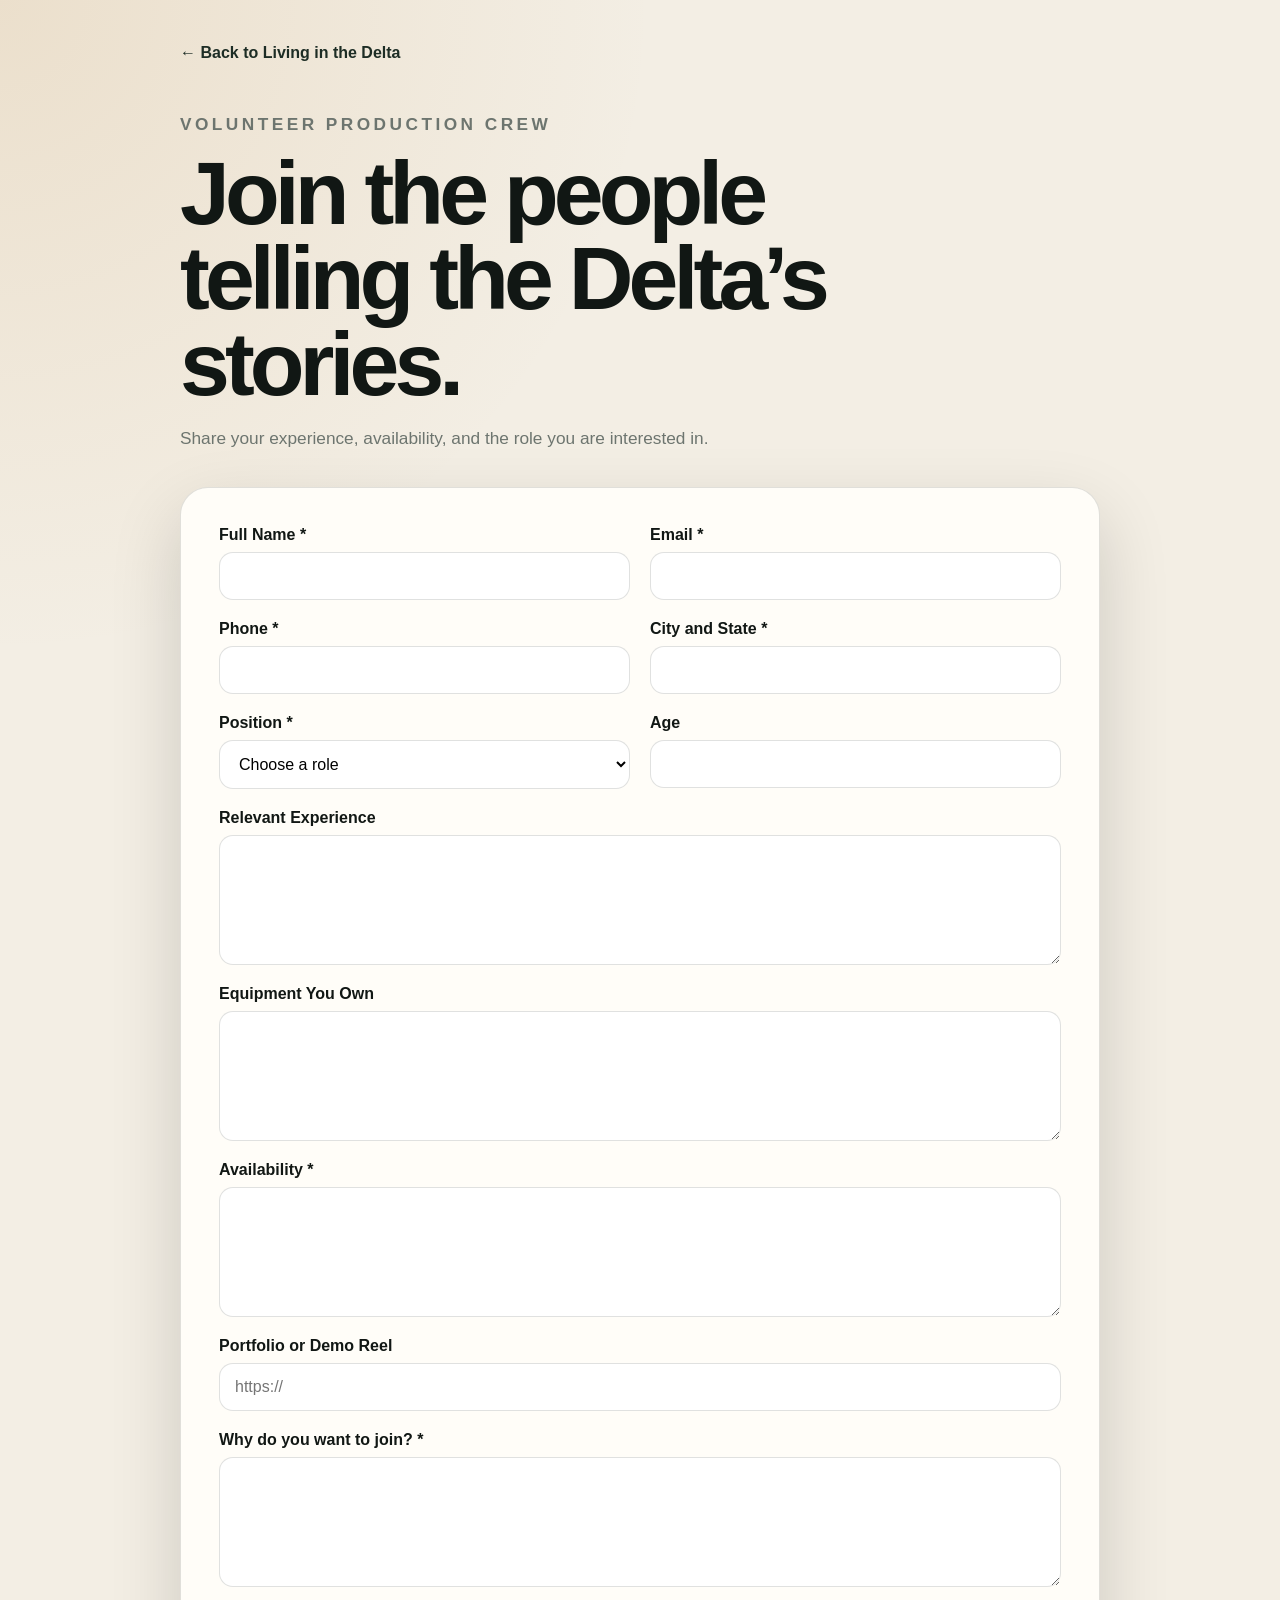
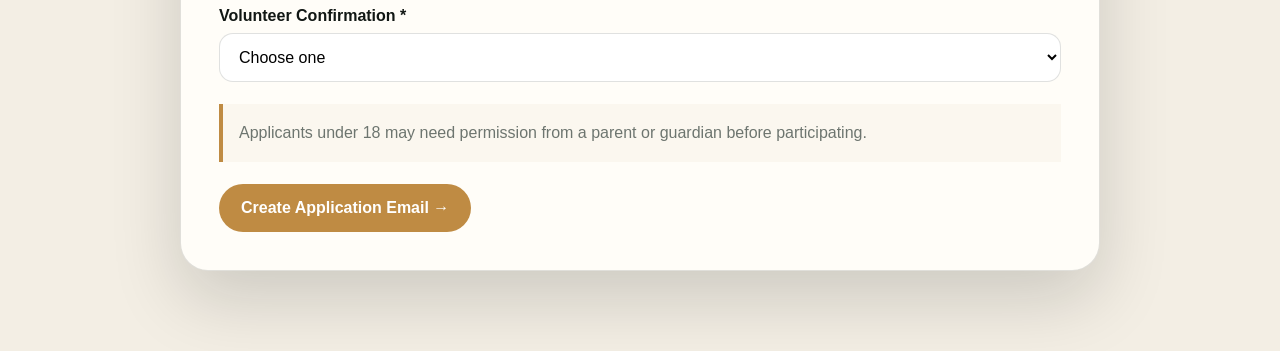
<file: join-the-crew.html>
<!DOCTYPE html>
<html lang="en">
<head>
  <meta charset="UTF-8">
  <meta name="viewport" content="width=device-width, initial-scale=1.0">
  <title>Join the Crew | Living in the Delta</title>
  <link rel="stylesheet" href="crew-application.css">
</head>
<body>
  <main class="application-page">
    <div class="application-wrap">
      <a class="back-link" href="index.html">← Back to Living in the Delta</a>

      <header class="application-header">
        <p class="application-kicker">Volunteer production crew</p>
        <h1>Join the people telling the Delta’s stories.</h1>
        <p>Share your experience, availability, and the role you are interested in.</p>
      </header>

      <section class="application-card">
        <form id="crewApplication">
          <div class="application-grid">
            <div class="field"><label for="name">Full Name *</label><input id="name" name="name" required></div>
            <div class="field"><label for="email">Email *</label><input id="email" name="email" type="email" required></div>
            <div class="field"><label for="phone">Phone *</label><input id="phone" name="phone" type="tel" required></div>
            <div class="field"><label for="city">City and State *</label><input id="city" name="city" required></div>
            <div class="field">
              <label for="position">Position *</label>
              <select id="position" name="position" required>
                <option value="">Choose a role</option>
                <option>Camera Operator</option>
                <option>Drone Operator</option>
                <option>Photographer</option>
                <option>Video Editor</option>
                <option>Audio Technician</option>
                <option>Production Assistant</option>
                <option>Story Researcher</option>
                <option>Historian</option>
                <option>Writer</option>
                <option>Social Media Team</option>
                <option>Graphic Designer</option>
                <option>Community Volunteer</option>
                <option>Other</option>
              </select>
            </div>
            <div class="field"><label for="age">Age</label><input id="age" name="age" type="number" min="13" max="100"></div>
            <div class="field full"><label for="experience">Relevant Experience</label><textarea id="experience" name="experience"></textarea></div>
            <div class="field full"><label for="equipment">Equipment You Own</label><textarea id="equipment" name="equipment"></textarea></div>
            <div class="field full"><label for="availability">Availability *</label><textarea id="availability" name="availability" required></textarea></div>
            <div class="field full"><label for="portfolio">Portfolio or Demo Reel</label><input id="portfolio" name="portfolio" type="url" placeholder="https://"></div>
            <div class="field full"><label for="why">Why do you want to join? *</label><textarea id="why" name="why" required></textarea></div>
            <div class="field full">
              <label for="volunteer">Volunteer Confirmation *</label>
              <select id="volunteer" name="volunteer" required>
                <option value="">Choose one</option>
                <option>Yes, I understand this is currently a volunteer opportunity.</option>
                <option>No, I am only interested in paid opportunities.</option>
              </select>
            </div>
          </div>

          <div class="notice">
            Applicants under 18 may need permission from a parent or guardian before participating.
          </div>

          <button class="submit-button" type="submit">Create Application Email →</button>
        </form>
      </section>
    </div>
  </main>
  <script src="crew-application.js"></script>
</body>
</html>
</file>
<file: crew-application.css>
:root{--ink:#111714;--forest:#1d2d25;--cream:#f3eee4;--paper:#fffdf8;--gold:#bf8b43;--muted:#6d756f;--line:rgba(17,23,20,.13);--shadow:0 28px 70px rgba(9,14,11,.16)}
*{box-sizing:border-box}
body{margin:0;font-family:Arial,Helvetica,sans-serif;background:radial-gradient(circle at top left,rgba(191,139,67,.15),transparent 28%),var(--cream);color:var(--ink)}
.application-page{min-height:100vh;padding:44px 20px 80px}
.application-wrap{width:min(920px,100%);margin:auto}
.back-link{display:inline-block;margin-bottom:48px;color:var(--forest);text-decoration:none;font-weight:900}
.application-header{max-width:760px;margin-bottom:34px}
.application-kicker{margin:0 0 12px;color:var(--gold);font-size:.78rem;font-weight:900;letter-spacing:.2em;text-transform:uppercase}
.application-header h1{margin:0;font-size:clamp(3rem,7vw,5.6rem);line-height:.95;letter-spacing:-.055em}
.application-header p{color:var(--muted);font-size:1.08rem;line-height:1.7}
.application-card{background:var(--paper);padding:38px;border-radius:28px;box-shadow:var(--shadow);border:1px solid var(--line)}
.application-grid{display:grid;grid-template-columns:repeat(2,1fr);gap:20px}
.field{display:flex;flex-direction:column;gap:8px}
.field.full{grid-column:1/-1}
label{font-weight:900}
input,select,textarea{width:100%;padding:14px 15px;border:1px solid var(--line);border-radius:14px;background:white;font:inherit}
textarea{min-height:130px;resize:vertical}
input:focus,select:focus,textarea:focus{outline:3px solid rgba(191,139,67,.16);border-color:var(--gold)}
.notice{margin:22px 0;padding:16px;border-left:4px solid var(--gold);background:#fbf7ef;color:var(--muted);line-height:1.6}
.submit-button{padding:15px 22px;border:0;border-radius:999px;background:var(--gold);color:white;font:inherit;font-weight:900;cursor:pointer}
@media(max-width:700px){.application-grid{grid-template-columns:1fr}.field.full{grid-column:auto}.application-card{padding:24px}}
</file>
